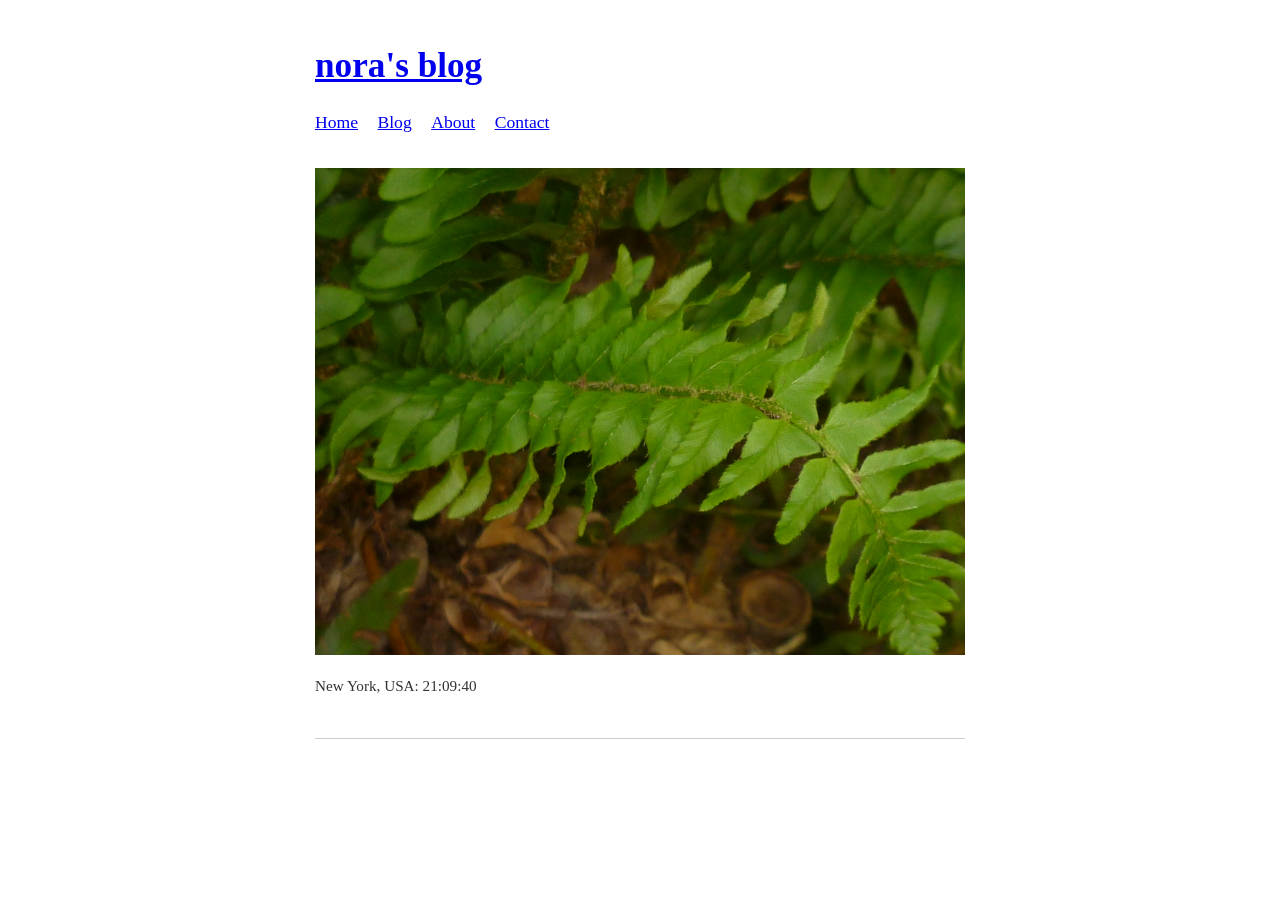
<file: index.html>
<!DOCTYPE html>
<html lang="en">
<head>
    <meta charset="UTF-8">
    <meta name="viewport" content="width=device-width, initial-scale=1.0">
    <title>nora's blog</title>
    <link rel="stylesheet" href="style.css">
</head>
<body>

    <header>
        <h1><a href="/website" class="site-title">nora's blog</a></h1>
        <nav class="links">
            <a href="/website">Home</a>
            <a href="/website/blog/blog.html">Blog</a>
            <a href="/website/about.html">About</a>
            <a href="/website/contact.html">Contact</a>
        </nav>
    </header>

    <main>
        
        <img src="images/fern.jpg" alt="My desktop setup" class="hero">

        <p class="location-time">New York, USA: <span id="ny-clock">Loading...</span></p>
        
        <hr>
        </section>
    </main>

    <script>
        // Script to force the clock to display New York time worldwide
        function updateClock() {
            const options = {
                timeZone: 'America/New_York',
                hour: '2-digit',
                minute: '2-digit',
                second: '2-digit',
                hour12: false
            };
            
            const formatter = new Intl.DateTimeFormat('en-US', options);
            const element = document.getElementById('ny-clock');
            if (element) {
                element.innerText = formatter.format(new Date());
            }
        }

        setInterval(updateClock, 1000);
        updateClock();
    </script>

</body>
</html>
</file>
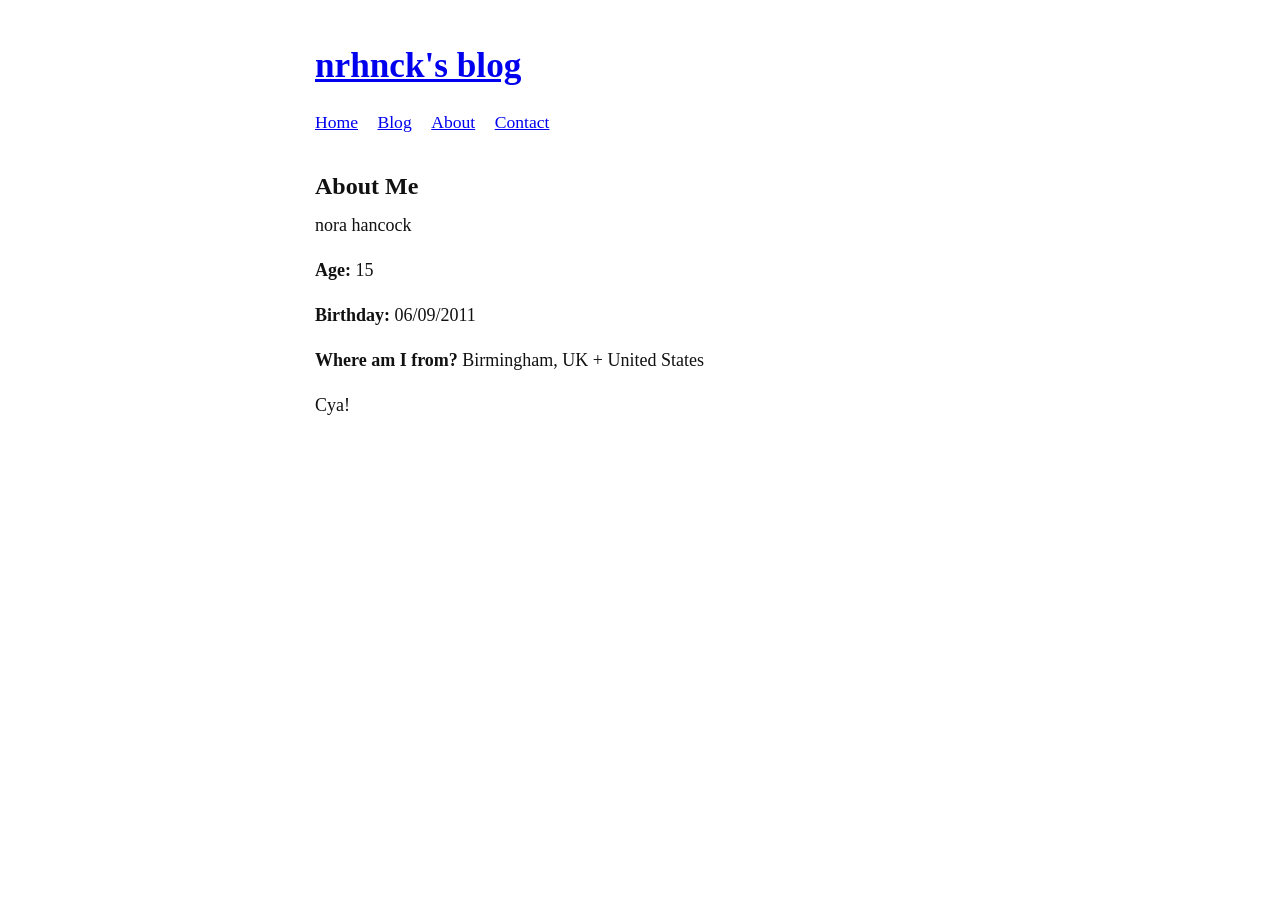
<file: about.html>
<!DOCTYPE html>
<html lang="en">
<head>
    <meta charset="UTF-8">
    <meta name="viewport" content="width=device-width, initial-scale=1.0">
    <title>about me | nrhnck's blog</title>
    <link rel="stylesheet" href="style.css">
</head>
<body>

    <header>
        <h1><a href="/website" class="site-title">nrhnck's blog</a></h1>
        <nav class="links">
            <a href="/website">Home</a>
            <a href="/website/blog/blog.html">Blog</a>
            <a href="/website/about.html">About</a>
            <a href="/website/contact.html">Contact</a>
        </nav>
    </header>

    <main class="content">
        <article class="page">
            
            <section class="page-header">
                <h2>About Me</h2>
                <p class="meta-info">nora hancock</p>
            </section>
            
            <section class="page-content">
                <p><strong>Age:</strong> 15</p>
                <p><strong>Birthday:</strong> 06/09/2011</p>
                <p><strong>Where am I from?</strong> Birmingham, UK + United States</p>
                
                <p>Cya!</p>
            </section>

        </article>
    </main>

</body>
</html>
</file>
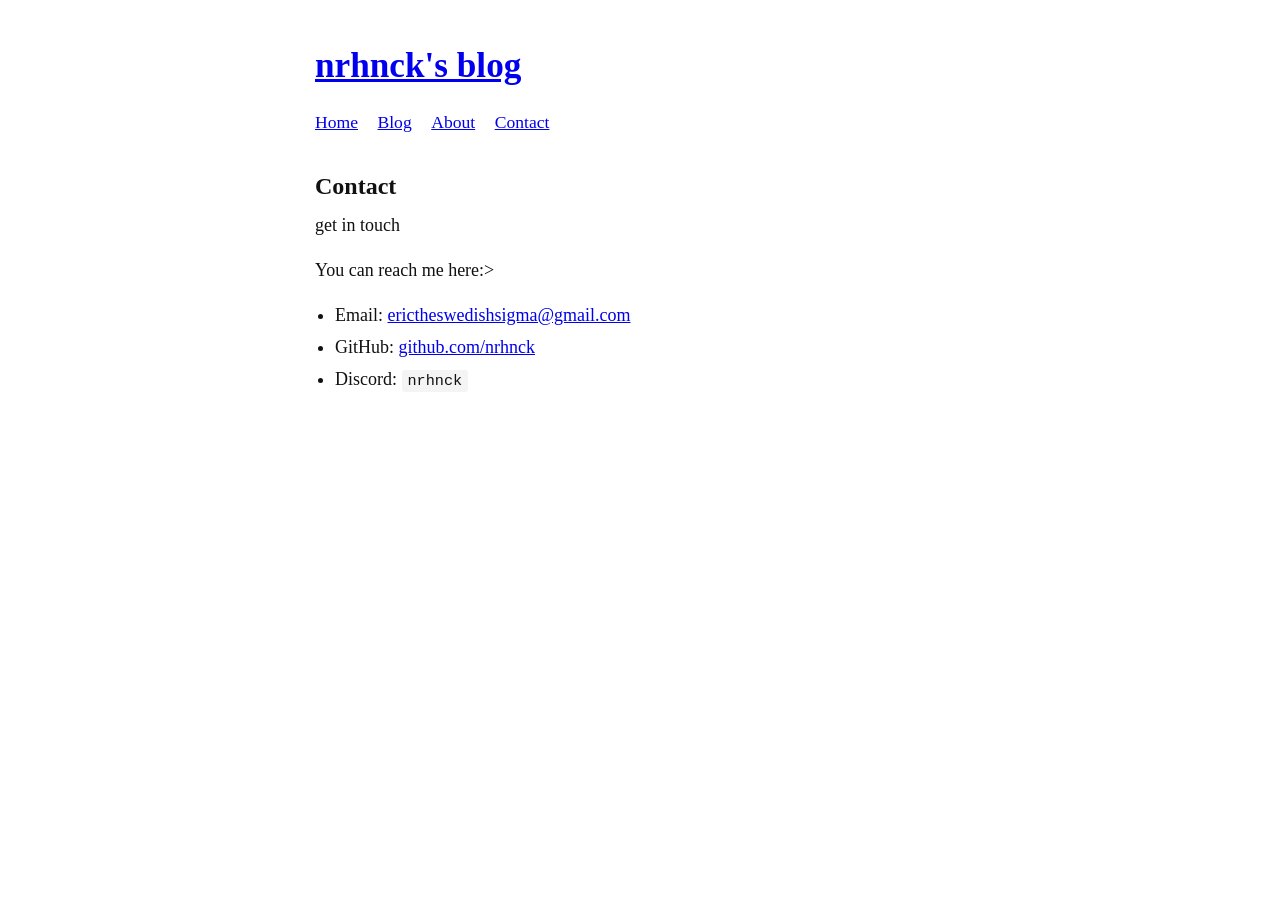
<file: contact.html>
<!DOCTYPE html>
<html lang="en">
<head>
    <meta charset="UTF-8">
    <meta name="viewport" content="width=device-width, initial-scale=1.0">
    <title>Contact | nora's blog</title>
    <link rel="stylesheet" href="style.css">
</head>
<body>

    <header>
        <h1><a href="/website" class="site-title">nrhnck's blog</a></h1>
        <nav class="links">
            <a href="/website">Home</a>
            <a href="/website/blog/blog.html">Blog</a>
            <a href="/website/about.html">About</a>
            <a href="/website/contact.html">Contact</a>
        </nav>
    </header>

    <main class="content">
        <article class="page">
            
            <section class="page-header">
                <h2>Contact</h2>
                <p class="meta-info">get in touch</p>
            </section>
            
            <section class="page-content">
                <p>You can reach me here:></p>
                <ul>
                    <li>Email: <a href="mailto:erictheswedishsigma@gmail.com">erictheswedishsigma@gmail.com</a></li>
                    <li>GitHub: <a href="https://github.com/nrhnck" target="_blank" rel="noopener noreferrer">github.com/nrhnck</a></li>
                    <li>Discord: <code>nrhnck</code></li>
                </ul>
            </section>

        </article>
    </main>

</body>
</html>
</file>
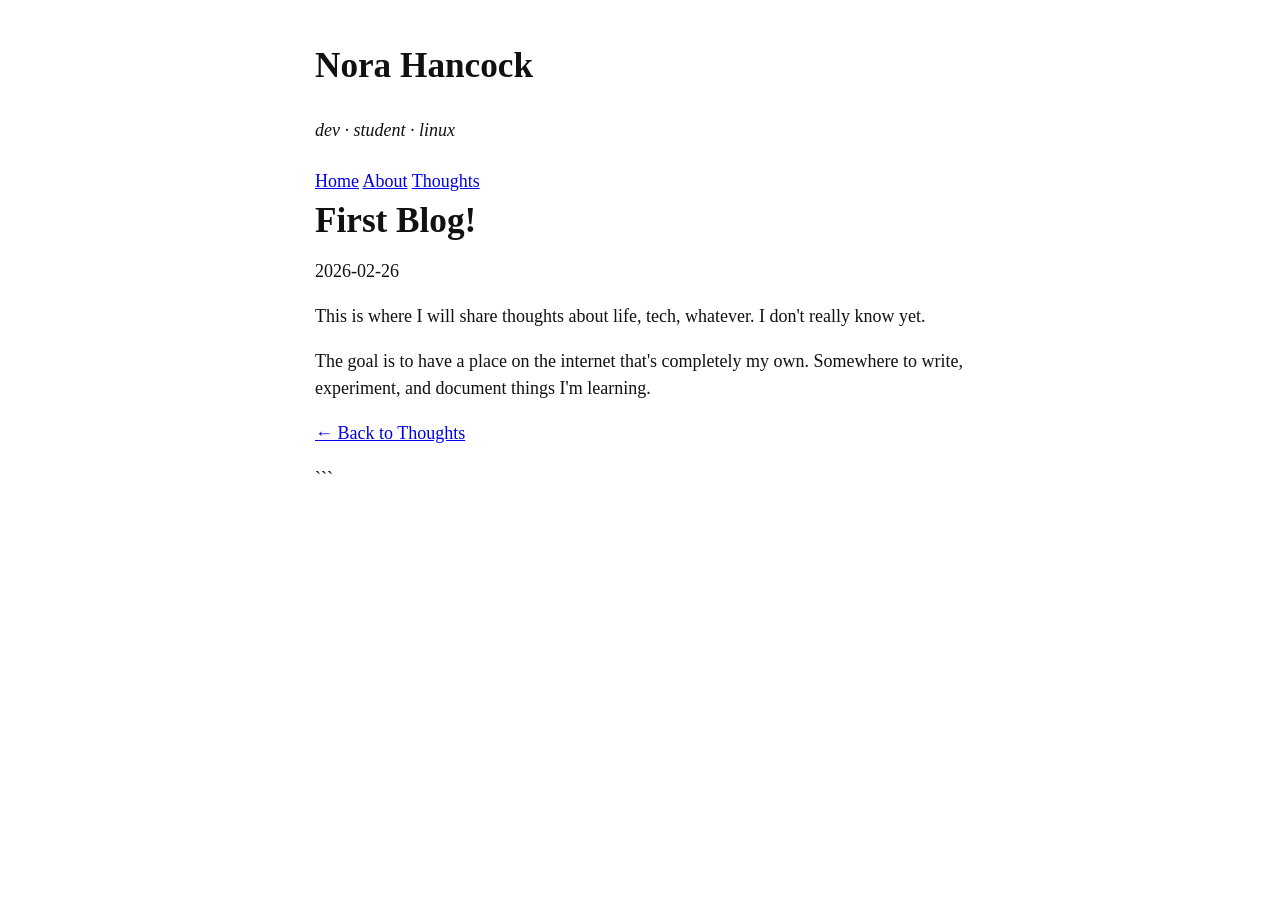
<file: first-post.html>
<!DOCTYPE html>
<html lang="en">
<head>
    <meta charset="UTF-8">
    <meta name="viewport" content="width=device-width, initial-scale=1.0">
    <title>First Blog!</title>
    <link rel="stylesheet" href="../../style.css">
</head>
<body>

<div class="layout">

    <aside class="sidebar">
        <h1>Nora Hancock</h1>

        <p class="tagline">
            dev · student · linux
        </p>

        <nav>
            <a href="../../index.html">Home</a>
            <a href="../../about.html">About</a>
            <a href="../blog.html">Thoughts</a>
        </nav>
    </aside>

    <main class="content">

        <article class="page">

            <header class="page-header">
                <h1>First Blog!</h1>
                <p class="meta">2026-02-26</p>
            </header>

            <section class="page-content">

                <p>
                    This is where I will share thoughts about life, tech,
                    whatever. I don't really know yet.
                </p>

                <p>
                    The goal is to have a place on the internet that's
                    completely my own. Somewhere to write, experiment,
                    and document things I'm learning.
                </p>

            </section>

        </article>

        <p class="back-link">
            <a href="../blog.html">← Back to Thoughts</a>
        </p>

    </main>

</div>

</body>
</html>
```
</file>
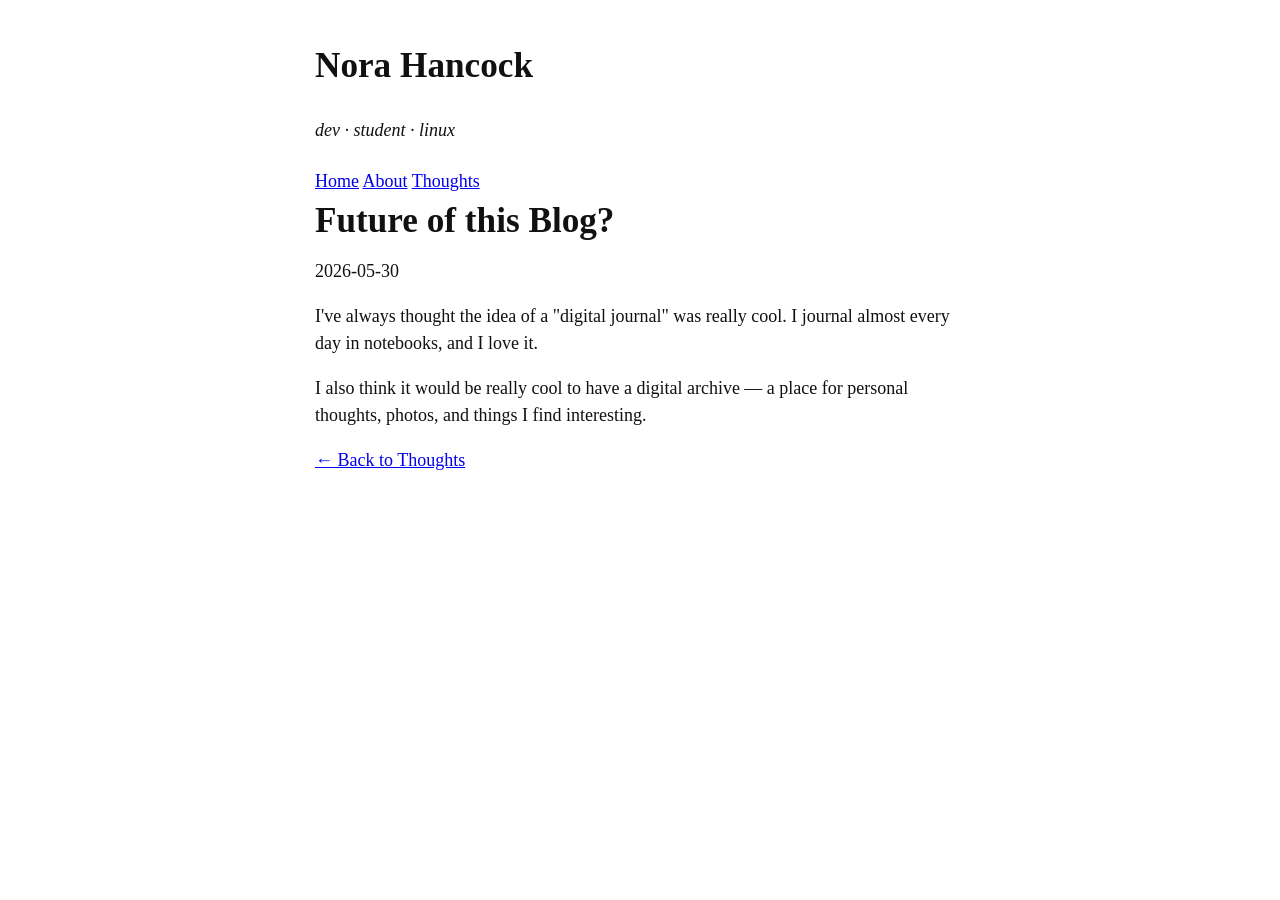
<file: future-of-blog.html>
<!DOCTYPE html>
<html lang="en">
<head>
    <meta charset="UTF-8">
    <meta name="viewport" content="width=device-width, initial-scale=1.0">
    <title>Future of this Blog?</title>
    <link rel="stylesheet" href="../style.css">
</head>
<body>

<div class="layout">

    <aside class="sidebar">
        <h1>Nora Hancock</h1>

        <p class="tagline">
            dev · student · linux
        </p>

        <nav>
            <a href="../index.html">Home</a>
            <a href="../about.html">About</a>
            <a href="../blog.html" class="active">Thoughts</a>
        </nav>
    </aside>

    <main class="content">

        <article class="page">

            <header class="page-header">
                <h1>Future of this Blog?</h1>
                <p class="meta">2026-05-30</p>
            </header>

            <section class="page-content">

                <p>
                    I've always thought the idea of a "digital journal" was really cool.
                    I journal almost every day in notebooks, and I love it.
                </p>

                <p>
                    I also think it would be really cool to have a digital archive —
                    a place for personal thoughts, photos, and things I find interesting.
                </p>

            </section>

        </article>

        <p class="back-link">
            <a href="../blog.html">← Back to Thoughts</a>
        </p>

    </main>

</div>
<link rel="stylesheet" href="style.css"
</body>
</html>
</file>
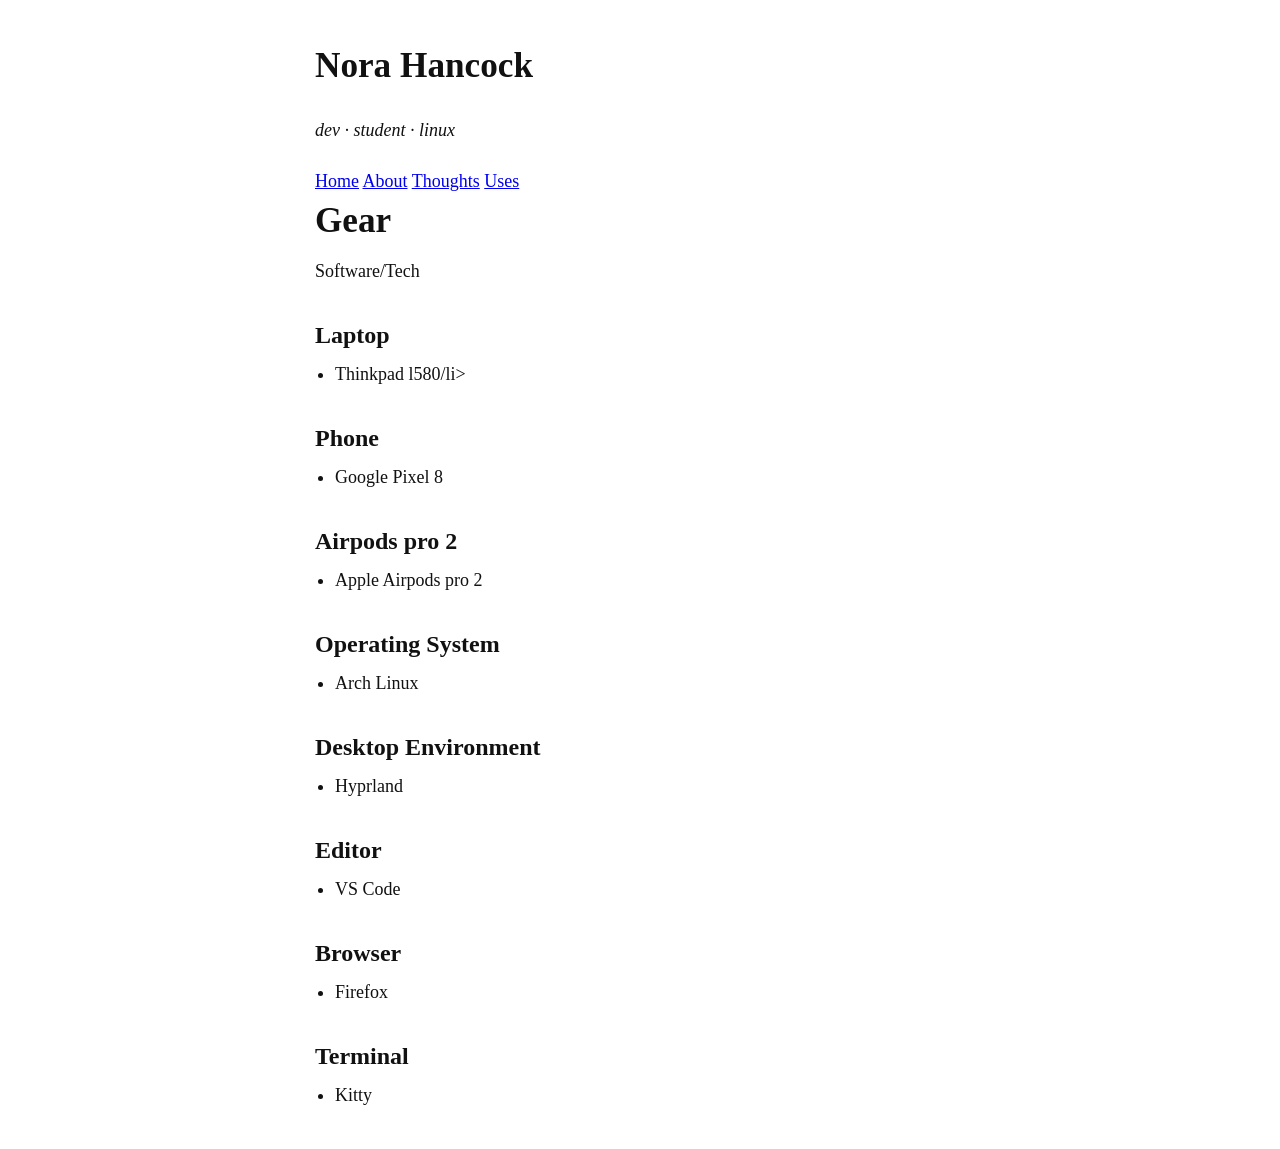
<file: gear.html>
<!DOCTYPE html>
<html lang="en">
<head>
    <meta charset="UTF-8">
    <meta name="viewport" content="width=device-width, initial-scale=1.0">
    <title>Gear</title>
    <link rel="stylesheet" href="style.css">
</head>
<body>

<div class="layout">

    <aside class="sidebar">
        <h1>Nora Hancock</h1>

        <p class="tagline">
            dev · student · linux
        </p>

        <nav>
            <a href="index.html">Home</a>
            <a href="about.html">About</a>
            <a href="blog/blog.html">Thoughts</a>
            <a href="gear.html" class="active">Uses</a>
        </nav>
    </aside>

    <main class="content">

        <article class="page">

            <header class="page-header">
                <h1>Gear</h1>
                <p class="meta">Software/Tech</p>
            </header>

            <section class="page-content">

                <h2>Laptop</h2>
                <ul>
                    <li>Thinkpad l580/li>
                </ul>
                <h2>Phone</h2>
                <ul>
                    <li>Google Pixel 8</li>
                </ul>
                 <h2>Airpods pro 2</h2>
                <ul>
                    <li>Apple Airpods pro 2</li>
                </ul>
                <h2>Operating System</h2>
                <ul>
                    <li>Arch Linux</li>
                </ul>

                <h2>Desktop Environment</h2>
                <ul>
                    <li>Hyprland</li>
                </ul>

                <h2>Editor</h2>
                <ul>
                    <li>VS Code</li>
                </ul>

                <h2>Browser</h2>
                <ul>
                    <li>Firefox</li>
                </ul>

                <h2>Terminal</h2>
                <ul>
                    <li>Kitty</li>
                </ul>

            </section>

        </article>

    </main>

</div>

</body>
</html>
</file>
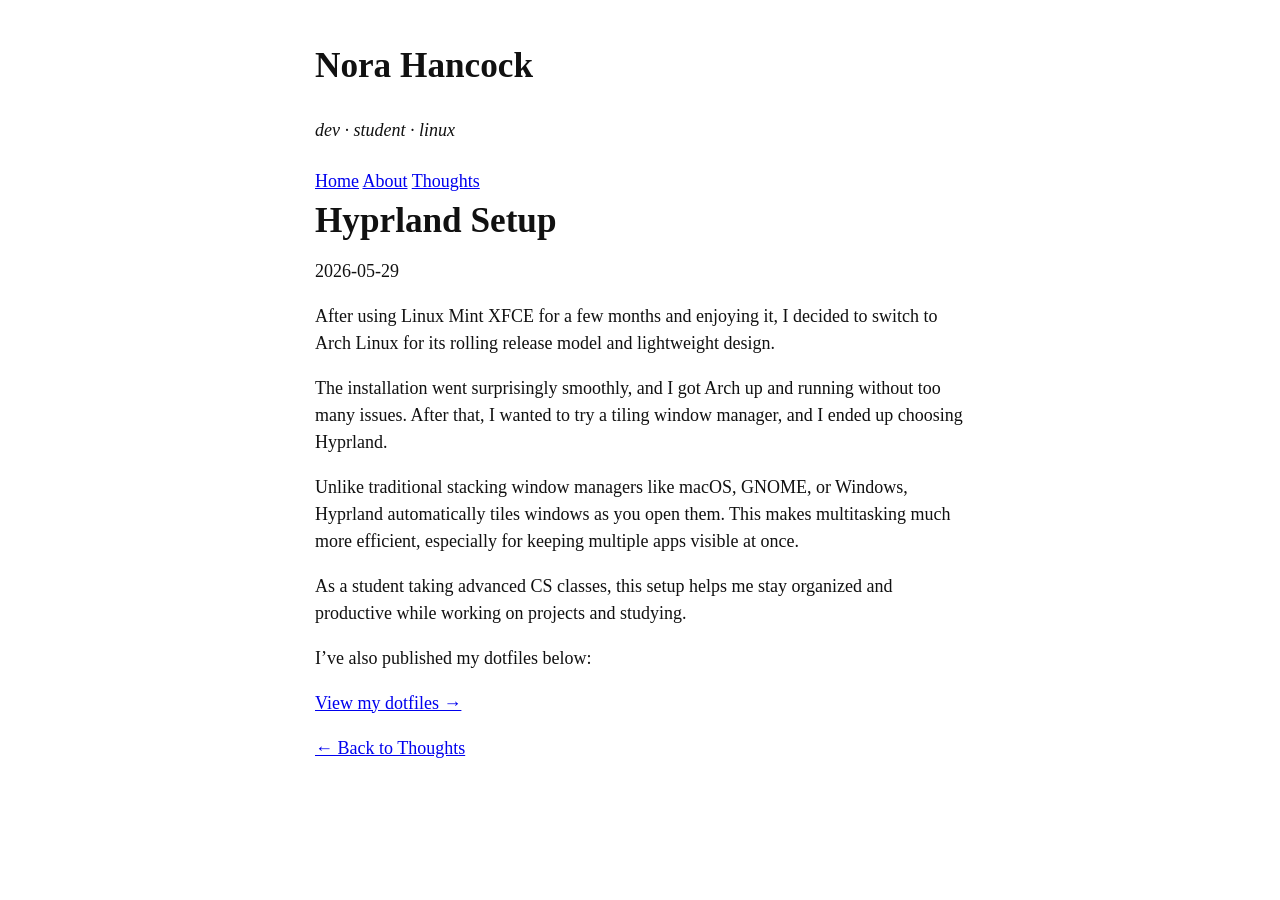
<file: hyprland.html>
<!DOCTYPE html>
<html lang="en">
<head>
    <meta charset="UTF-8">
    <meta name="viewport" content="width=device-width, initial-scale=1.0">
    <title>Hyprland Setup!</title>
    <link rel="stylesheet" href="../style.css">
</head>
<body>

<div class="layout">

    <aside class="sidebar">
        <h1>Nora Hancock</h1>

        <p class="tagline">
            dev · student · linux
        </p>

        <nav>
            <a href="../index.html">Home</a>
            <a href="../about.html">About</a>
            <a href="../blog.html" class="active">Thoughts</a>
        </nav>
    </aside>

    <main class="content">

        <article class="page">

            <header class="page-header">
                <h1>Hyprland Setup</h1>
                <p class="meta">2026-05-29</p>
            </header>

            <section class="page-content">

                <p>
                    After using Linux Mint XFCE for a few months and enjoying it,
                    I decided to switch to Arch Linux for its rolling release model
                    and lightweight design.
                </p>

                <p>
                    The installation went surprisingly smoothly, and I got Arch up
                    and running without too many issues. After that, I wanted to
                    try a tiling window manager, and I ended up choosing Hyprland.
                </p>

                <p>
                    Unlike traditional stacking window managers like macOS, GNOME,
                    or Windows, Hyprland automatically tiles windows as you open them.
                    This makes multitasking much more efficient, especially for
                    keeping multiple apps visible at once.
                </p>

                <p>
                    As a student taking advanced CS classes, this setup helps me stay
                    organized and productive while working on projects and studying.
                </p>

                <p>
                    I’ve also published my dotfiles below:
                </p>

                <p>
                    <a href="https://github.com/nrhnck/dotfiles" target="_blank">
                        View my dotfiles →
                    </a>
                </p>

            </section>

        </article>

        <p class="back-link">
            <a href="../blog.html">← Back to Thoughts</a>
        </p>

    </main>

</div>
<link rel="stylesheet" href="style.css"
</body>
</html>
</file>
<file: style.css>
/* --- Global & Layout Settings --- */
body {
    background: #ffffff;
    color: #111111;
    font-family: "Times New Roman", Times, serif;
    font-size: 18px;
    line-height: 1.5;
    max-width: 650px;
    margin: 40px auto;
    padding: 0 20px;
}

/* --- Typography & Links --- */
h1 {
    font-size: 2.2rem;
    margin: 0 0 10px 0;
}

h2 {
    font-size: 1.5rem;
    margin-top: 2rem;
    margin-bottom: 0.5rem;
}

p {
    margin: 0 0 1em 0;
}

/* Links */
a {
    color: #0000ee;
    text-decoration: underline;
}

a:visited {
    color: #551a8b;
}

a:hover {
    color: #0000ee;
}

/* --- Lists --- */
ul {
    margin: 0 0 1em 0;
    padding-left: 20px;
}

li {
    margin-bottom: 5px;
}

/* --- Code Styling --- */
code {
    font-family: Courier, Monaco, Consolas, "Courier New", monospace;
    background-color: #f4f4f4;
    padding: 2px 6px;
    font-size: 0.95rem;
    border-radius: 3px;
}

/* --- Navigation Links --- */
.links {
    margin: 1rem 0 2rem 0;
}

.links a {
    margin-right: 15px;
    font-size: 1.1rem;
}

/* --- Images --- */
img {
    max-width: 100%;
    height: auto;
    display: block;
    margin: 20px 0;
}

.hero {
    width: 100%;
    max-width: 100%;
}

/* If you use these wrappers, they stay covered too */
.about-image img,
.blog-image img {
    width: 100%;
    max-width: 100%;
}

/* --- Decorative Elements --- */
hr {
    border: none;
    border-top: 1px solid #cccccc;
    margin: 2.5rem 0;
}

.tagline {
    font-style: italic;
    margin: 1.5rem 0;
}

.location-time {
    font-size: 0.95rem;
    color: #333;
}
</file>
